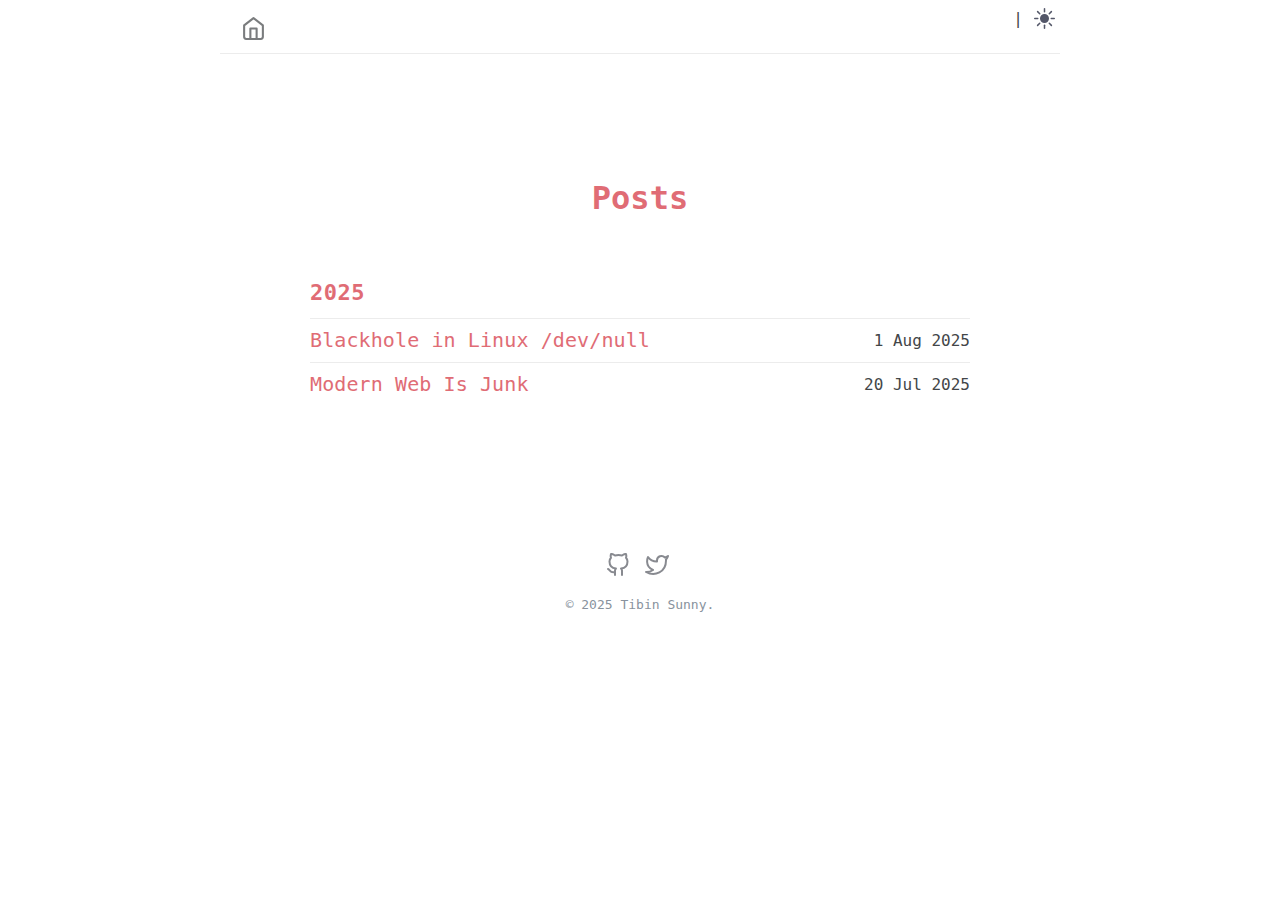
<file: posts/index.html>
<!DOCTYPE html>
<html lang="en-us"><head><meta charset="utf-8">
<meta http-equiv="content-type" content="text/html">
<meta name="viewport" content="width=device-width, initial-scale=1.0">

<title itemprop="name">Posts | My New Hugo Site</title>
<meta property="og:title" content="Posts | My New Hugo Site" />
<meta name="twitter:title" content="Posts | My New Hugo Site" />
<meta itemprop="name" content="Posts | My New Hugo Site" />
<meta name="application-name" content="Posts | My New Hugo Site" />
<meta property="og:site_name" content="" />

<meta name="description" content="">
<meta itemprop="description" content="" />
<meta property="og:description" content="" />
<meta name="twitter:description" content="" />

<meta property="og:locale" content="en-us" />
<meta name="language" content="en-us" />

  <link rel="alternate" hreflang="en" href="https://example.org/posts/" title="" />





    
    
    
    
    
    <link rel="first" href="/posts/" />
    <link rel="last" href="/posts/" />
    
    
    
    

    <meta property="og:type" content="article" />
    <meta property="og:article:published_time" content=2025-08-01T15:37:41&#43;0530 />
    <meta property="article:published_time" content=2025-08-01T15:37:41&#43;0530 />
    <meta property="og:url" content="https://example.org/posts/" />

    
    <meta property="og:article:author" content="Tibin Sunny" />
    <meta property="article:author" content="Tibin Sunny" />
    <meta name="author" content="Tibin Sunny" />
    
    

    

    <script defer type="application/ld+json">
    {
        "@context": "http://schema.org",
        "@type": "Article",
        "headline": "Posts",
        "author": {
        "@type": "Person",
        "name": ""
        },
        "datePublished": "2025-08-01",
        "description": "",
        "wordCount":  0 ,
        "mainEntityOfPage": "True",
        "dateModified": "2025-08-01",
        "image": {
        "@type": "imageObject",
        "url": ""
        },
        "publisher": {
        "@type": "Organization",
        "name": "My New Hugo Site"
        }
    }
    </script>


<meta name="generator" content="Hugo 0.148.2">

    
    <meta property="og:url" content="https://example.org/posts/">
  <meta property="og:site_name" content="My New Hugo Site">
  <meta property="og:title" content="Posts">
  <meta property="og:locale" content="en_us">
  <meta property="og:type" content="website">


    
    
  <meta name="twitter:card" content="summary">
  <meta name="twitter:title" content="Posts">


    

    <link rel="canonical" href="https://example.org/posts/">
    <link href="/posts/index.xml" rel="alternate" type="application/rss+xml" title="My New Hugo Site">
    <link href="/posts/index.xml" rel="feed" type="application/rss+xml" title="My New Hugo Site">
    <link href="/style.min.9f63879bdf0a997614d4e41eeefa1005fcc4dcfe6ecb99a697439fd675015907.css" rel="stylesheet">
    <link href="/code-highlight.min.706d31975fec544a864cb7f0d847a73ea55ca1df91bf495fd12a177138d807cf.css" rel="stylesheet">

    
    <link rel="apple-touch-icon" sizes="180x180" href="/icons/apple-touch-icon.png">
    <link rel="icon" type="image/png" sizes="32x32" href="/icons/favicon-32x32.png">
    <link rel="icon" type="image/png" sizes="16x16" href="/icons/favicon-16x16.png">
    <link rel="mask-icon" href="/icons/safari-pinned-tab.svg">
    <link rel="shortcut icon" href="/favicon.ico">




<link rel="manifest" href="https://example.org/site.webmanifest">

<meta name="msapplication-config" content="/browserconfig.xml">
<meta name="msapplication-TileColor" content="#2d89ef">
<meta name="theme-color" content="#434648">

    
    <link rel="icon" type="image/svg+xml" href="/icons/favicon.svg">

    
    
    
</head>
<body data-theme = "" class="notransition">

<script src="/js/theme.min.8961c317c5b88b953fe27525839672c9343f1058ab044696ca225656c8ba2ab0.js" integrity="sha256-iWHDF8W4i5U/4nUlg5ZyyTQ/EFirBEaWyiJWVsi6KrA="></script>

<div class="navbar" role="navigation">
    <nav class="menu" aria-label="Main Navigation">
        <a href="https://example.org/" class="logo">
            <svg xmlns="http://www.w3.org/2000/svg" width="25" height="25" 
viewBox="0 0 24 24" fill="none" stroke="currentColor" stroke-width="2" stroke-linecap="round" 
stroke-linejoin="round" class="feather feather-home">
<title></title>
<path d="M3 9l9-7 9 7v11a2 2 0 0 1-2 2H5a2 2 0 0 1-2-2z"></path>
<polyline points="9 22 9 12 15 12 15 22"></polyline>
</svg>
        </a>
        <input type="checkbox" id="menu-trigger" class="menu-trigger" />
        <label for="menu-trigger">
            <span class="menu-icon">
                <svg xmlns="http://www.w3.org/2000/svg" width="25" height="25" stroke="currentColor" fill="none" viewBox="0 0 14 14"><title>Menu</title><path stroke-linecap="round" stroke-linejoin="round" d="M10.595 7L3.40726 7"></path><path stroke-linecap="round" stroke-linejoin="round" d="M10.5096 3.51488L3.49301 3.51488"></path><path stroke-linecap="round" stroke-linejoin="round" d="M10.5096 10.4851H3.49301"></path><path stroke-linecap="round" stroke-linejoin="round" d="M0.5 12.5V1.5C0.5 0.947715 0.947715 0.5 1.5 0.5H12.5C13.0523 0.5 13.5 0.947715 13.5 1.5V12.5C13.5 13.0523 13.0523 13.5 12.5 13.5H1.5C0.947715 13.5 0.5 13.0523 0.5 12.5Z"></path></svg>
            </span>
        </label>

        <div class="trigger">
            <ul class="trigger-container">
                
                
                <li class="menu-separator">
                    <span>|</span>
                </li>
                
                
            </ul>
            <a id="mode" href="#">
                <svg xmlns="http://www.w3.org/2000/svg" class="mode-sunny" width="21" height="21" viewBox="0 0 14 14" stroke-width="1">
<title>LIGHT</title><g><circle cx="7" cy="7" r="2.5" fill="none" stroke-linecap="round" stroke-linejoin="round"></circle><line x1="7" y1="0.5" x2="7" y2="2.5" fill="none" stroke-linecap="round" stroke-linejoin="round"></line><line x1="2.4" y1="2.4" x2="3.82" y2="3.82" fill="none" stroke-linecap="round" stroke-linejoin="round"></line><line x1="0.5" y1="7" x2="2.5" y2="7" fill="none" stroke-linecap="round" stroke-linejoin="round"></line><line x1="2.4" y1="11.6" x2="3.82" y2="10.18" fill="none" stroke-linecap="round" stroke-linejoin="round"></line><line x1="7" y1="13.5" x2="7" y2="11.5" fill="none" stroke-linecap="round" stroke-linejoin="round"></line><line x1="11.6" y1="11.6" x2="10.18" y2="10.18" fill="none" stroke-linecap="round" stroke-linejoin="round"></line><line x1="13.5" y1="7" x2="11.5" y2="7" fill="none" stroke-linecap="round" stroke-linejoin="round"></line><line x1="11.6" y1="2.4" x2="10.18" y2="3.82" fill="none" stroke-linecap="round" stroke-linejoin="round"></line></g></svg>
                <svg xmlns="http://www.w3.org/2000/svg" class="mode-moon" width="21" height="21" viewBox="0 0 14 14" stroke-width="1">
<title>DARK</title><g><circle cx="7" cy="7" r="2.5" fill="none" stroke-linecap="round" stroke-linejoin="round"></circle><line x1="7" y1="0.5" x2="7" y2="2.5" fill="none" stroke-linecap="round" stroke-linejoin="round"></line><line x1="2.4" y1="2.4" x2="3.82" y2="3.82" fill="none" stroke-linecap="round" stroke-linejoin="round"></line><line x1="0.5" y1="7" x2="2.5" y2="7" fill="none" stroke-linecap="round" stroke-linejoin="round"></line><line x1="2.4" y1="11.6" x2="3.82" y2="10.18" fill="none" stroke-linecap="round" stroke-linejoin="round"></line><line x1="7" y1="13.5" x2="7" y2="11.5" fill="none" stroke-linecap="round" stroke-linejoin="round"></line><line x1="11.6" y1="11.6" x2="10.18" y2="10.18" fill="none" stroke-linecap="round" stroke-linejoin="round"></line><line x1="13.5" y1="7" x2="11.5" y2="7" fill="none" stroke-linecap="round" stroke-linejoin="round"></line><line x1="11.6" y1="2.4" x2="10.18" y2="3.82" fill="none" stroke-linecap="round" stroke-linejoin="round"></line></g></svg>
            </a>
        </div>
    </nav>
</div>
<div class="wrapper list-page">
    <header class="header">
        <h1 class="header-title center">Posts</h1>
    </header>
    <main class="page-content" aria-label="Content">
        
        
        <h2 class="post-year">2025</h2>

        

        

        <article class="post-item">
    <h4 class="post-item-title">
        <a href="/posts/blackhole-in-linux-dev-null/">Blackhole in Linux /dev/null</a>
    </h4>
    
    
    
    
    <time class="post-item-meta" datetime="2025-08-01T15:37:41&#43;0530">
        1 Aug 2025
        
    </time>
</article>


        

        <article class="post-item">
    <h4 class="post-item-title">
        <a href="/posts/modern-webdev-is-junk/">Modern Web Is Junk</a>
    </h4>
    
    
    
    
    <time class="post-item-meta" datetime="2025-07-20T23:46:22&#43;0530">
        20 Jul 2025
        
    </time>
</article>


         

         

    </main>
</div><footer class="footer">
    <span class="footer_item"> </span>
    &nbsp;

    <div class="footer_social-icons">
<a href="https://github.com/tibinsunny" target="_blank" rel="noopener noreferrer me"
    title="Github">
    <svg xmlns="http://www.w3.org/2000/svg" viewBox="0 0 24 24" fill="none" stroke="currentColor" stroke-width="2"
    stroke-linecap="round" stroke-linejoin="round">
    <path
        d="M9 19c-5 1.5-5-2.5-7-3m14 6v-3.87a3.37 3.37 0 0 0-.94-2.61c3.14-.35 6.44-1.54 6.44-7A5.44 5.44 0 0 0 20 4.77 5.07 5.07 0 0 0 19.91 1S18.73.65 16 2.48a13.38 13.38 0 0 0-7 0C6.27.65 5.09 1 5.09 1A5.07 5.07 0 0 0 5 4.77a5.44 5.44 0 0 0-1.5 3.78c0 5.42 3.3 6.61 6.44 7A3.37 3.37 0 0 0 9 18.13V22">
    </path>
</svg>
</a>
<a href="https://twitter.com/tibinsunny1" target="_blank" rel="noopener noreferrer me"
    title="Twitter">
    <svg xmlns="http://www.w3.org/2000/svg" viewBox="0 0 24 24" fill="none" stroke="currentColor" stroke-width="2"
    stroke-linecap="round" stroke-linejoin="round">
    <path
        d="M23 3a10.9 10.9 0 0 1-3.14 1.53 4.48 4.48 0 0 0-7.86 3v1A10.66 10.66 0 0 1 3 4s-4 9 5 13a11.64 11.64 0 0 1-7 2c9 5 20 0 20-11.5a4.5 4.5 0 0 0-.08-.83A7.72 7.72 0 0 0 23 3z">
    </path>
</svg>
</a>
</div>
    <small class="footer_copyright">
        © 2025 Tibin Sunny.
        
    </small>
</footer>







    
    <script src="https://example.org/js/main.min.4ee188e1744c19816e95a540b2650ed9f033ea0371e74eac8e717355cfca8741.js" integrity="sha256-TuGI4XRMGYFulaVAsmUO2fAz6gNx506sjnFzVc/Kh0E="></script>

    

</body>
</html>
</file>
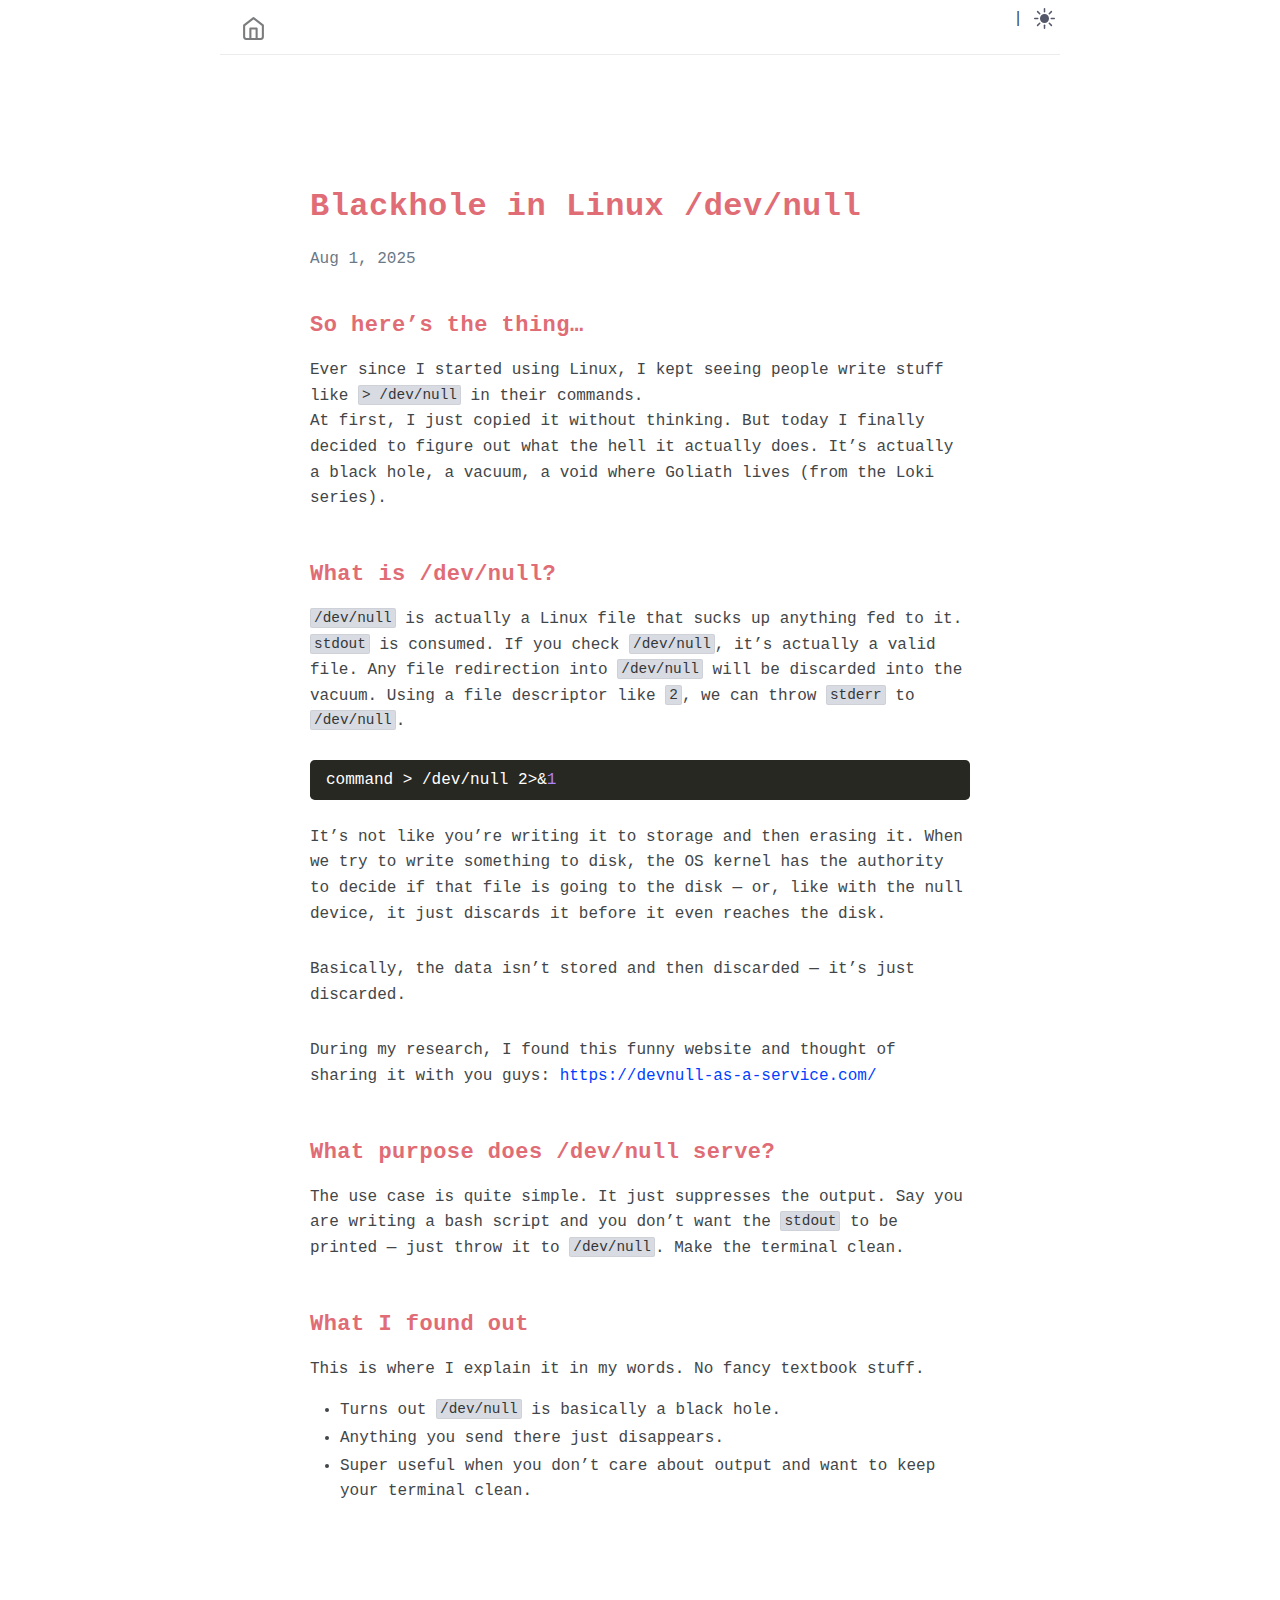
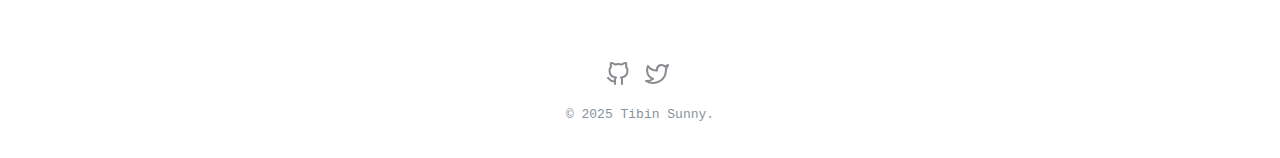
<file: posts/blackhole-in-linux-dev-null/index.html>
<!DOCTYPE html>
<html lang="en-us"><head><meta charset="utf-8">
<meta http-equiv="content-type" content="text/html">
<meta name="viewport" content="width=device-width, initial-scale=1.0">

<title itemprop="name">Blackhole in Linux /dev/null | My New Hugo Site</title>
<meta property="og:title" content="Blackhole in Linux /dev/null | My New Hugo Site" />
<meta name="twitter:title" content="Blackhole in Linux /dev/null | My New Hugo Site" />
<meta itemprop="name" content="Blackhole in Linux /dev/null | My New Hugo Site" />
<meta name="application-name" content="Blackhole in Linux /dev/null | My New Hugo Site" />
<meta property="og:site_name" content="" />

<meta name="description" content="">
<meta itemprop="description" content="" />
<meta property="og:description" content="" />
<meta name="twitter:description" content="" />

<meta property="og:locale" content="en-us" />
<meta name="language" content="en-us" />

  <link rel="alternate" hreflang="en" href="https://example.org/posts/blackhole-in-linux-dev-null/" title="" />





    
    
    

    <meta property="og:type" content="article" />
    <meta property="og:article:published_time" content=2025-08-01T15:37:41&#43;0530 />
    <meta property="article:published_time" content=2025-08-01T15:37:41&#43;0530 />
    <meta property="og:url" content="https://example.org/posts/blackhole-in-linux-dev-null/" />

    
    <meta property="og:article:author" content="Tibin Sunny" />
    <meta property="article:author" content="Tibin Sunny" />
    <meta name="author" content="Tibin Sunny" />
    
    

    

    <script defer type="application/ld+json">
    {
        "@context": "http://schema.org",
        "@type": "Article",
        "headline": "Blackhole in Linux /dev/null",
        "author": {
        "@type": "Person",
        "name": ""
        },
        "datePublished": "2025-08-01",
        "description": "",
        "wordCount":  285 ,
        "mainEntityOfPage": "True",
        "dateModified": "2025-08-01",
        "image": {
        "@type": "imageObject",
        "url": ""
        },
        "publisher": {
        "@type": "Organization",
        "name": "My New Hugo Site"
        }
    }
    </script>


<meta name="generator" content="Hugo 0.148.2">

    
    <meta property="og:url" content="https://example.org/posts/blackhole-in-linux-dev-null/">
  <meta property="og:site_name" content="My New Hugo Site">
  <meta property="og:title" content="Blackhole in Linux /dev/null">
  <meta property="og:description" content="So here’s the thing… Ever since I started using Linux, I kept seeing people write stuff like &gt; /dev/null in their commands.
At first, I just copied it without thinking. But today I finally decided to figure out what the hell it actually does. It’s actually a black hole, a vacuum, a void where Goliath lives (from the Loki series).
What is /dev/null? /dev/null is actually a Linux file that sucks up anything fed to it. stdout is consumed. If you check /dev/null, it’s actually a valid file. Any file redirection into /dev/null will be discarded into the vacuum. Using a file descriptor like 2, we can throw stderr to /dev/null.">
  <meta property="og:locale" content="en_us">
  <meta property="og:type" content="article">
    <meta property="article:section" content="posts">
    <meta property="article:published_time" content="2025-08-01T15:37:41+05:30">
    <meta property="article:modified_time" content="2025-08-01T15:37:41+05:30">


    
    
  <meta name="twitter:card" content="summary">
  <meta name="twitter:title" content="Blackhole in Linux /dev/null">
  <meta name="twitter:description" content="So here’s the thing… Ever since I started using Linux, I kept seeing people write stuff like &gt; /dev/null in their commands.
At first, I just copied it without thinking. But today I finally decided to figure out what the hell it actually does. It’s actually a black hole, a vacuum, a void where Goliath lives (from the Loki series).
What is /dev/null? /dev/null is actually a Linux file that sucks up anything fed to it. stdout is consumed. If you check /dev/null, it’s actually a valid file. Any file redirection into /dev/null will be discarded into the vacuum. Using a file descriptor like 2, we can throw stderr to /dev/null.">


    

    <link rel="canonical" href="https://example.org/posts/blackhole-in-linux-dev-null/">
    <link href="/style.min.9f63879bdf0a997614d4e41eeefa1005fcc4dcfe6ecb99a697439fd675015907.css" rel="stylesheet">
    <link href="/code-highlight.min.706d31975fec544a864cb7f0d847a73ea55ca1df91bf495fd12a177138d807cf.css" rel="stylesheet">

    
    <link rel="apple-touch-icon" sizes="180x180" href="/icons/apple-touch-icon.png">
    <link rel="icon" type="image/png" sizes="32x32" href="/icons/favicon-32x32.png">
    <link rel="icon" type="image/png" sizes="16x16" href="/icons/favicon-16x16.png">
    <link rel="mask-icon" href="/icons/safari-pinned-tab.svg">
    <link rel="shortcut icon" href="/favicon.ico">




<link rel="manifest" href="https://example.org/site.webmanifest">

<meta name="msapplication-config" content="/browserconfig.xml">
<meta name="msapplication-TileColor" content="#2d89ef">
<meta name="theme-color" content="#434648">

    
    <link rel="icon" type="image/svg+xml" href="/icons/favicon.svg">

    
    
    
</head>
<body data-theme = "" class="notransition">

<script src="/js/theme.min.8961c317c5b88b953fe27525839672c9343f1058ab044696ca225656c8ba2ab0.js" integrity="sha256-iWHDF8W4i5U/4nUlg5ZyyTQ/EFirBEaWyiJWVsi6KrA="></script>

<div class="navbar" role="navigation">
    <nav class="menu" aria-label="Main Navigation">
        <a href="https://example.org/" class="logo">
            <svg xmlns="http://www.w3.org/2000/svg" width="25" height="25" 
viewBox="0 0 24 24" fill="none" stroke="currentColor" stroke-width="2" stroke-linecap="round" 
stroke-linejoin="round" class="feather feather-home">
<title></title>
<path d="M3 9l9-7 9 7v11a2 2 0 0 1-2 2H5a2 2 0 0 1-2-2z"></path>
<polyline points="9 22 9 12 15 12 15 22"></polyline>
</svg>
        </a>
        <input type="checkbox" id="menu-trigger" class="menu-trigger" />
        <label for="menu-trigger">
            <span class="menu-icon">
                <svg xmlns="http://www.w3.org/2000/svg" width="25" height="25" stroke="currentColor" fill="none" viewBox="0 0 14 14"><title>Menu</title><path stroke-linecap="round" stroke-linejoin="round" d="M10.595 7L3.40726 7"></path><path stroke-linecap="round" stroke-linejoin="round" d="M10.5096 3.51488L3.49301 3.51488"></path><path stroke-linecap="round" stroke-linejoin="round" d="M10.5096 10.4851H3.49301"></path><path stroke-linecap="round" stroke-linejoin="round" d="M0.5 12.5V1.5C0.5 0.947715 0.947715 0.5 1.5 0.5H12.5C13.0523 0.5 13.5 0.947715 13.5 1.5V12.5C13.5 13.0523 13.0523 13.5 12.5 13.5H1.5C0.947715 13.5 0.5 13.0523 0.5 12.5Z"></path></svg>
            </span>
        </label>

        <div class="trigger">
            <ul class="trigger-container">
                
                
                <li class="menu-separator">
                    <span>|</span>
                </li>
                
                
            </ul>
            <a id="mode" href="#">
                <svg xmlns="http://www.w3.org/2000/svg" class="mode-sunny" width="21" height="21" viewBox="0 0 14 14" stroke-width="1">
<title>LIGHT</title><g><circle cx="7" cy="7" r="2.5" fill="none" stroke-linecap="round" stroke-linejoin="round"></circle><line x1="7" y1="0.5" x2="7" y2="2.5" fill="none" stroke-linecap="round" stroke-linejoin="round"></line><line x1="2.4" y1="2.4" x2="3.82" y2="3.82" fill="none" stroke-linecap="round" stroke-linejoin="round"></line><line x1="0.5" y1="7" x2="2.5" y2="7" fill="none" stroke-linecap="round" stroke-linejoin="round"></line><line x1="2.4" y1="11.6" x2="3.82" y2="10.18" fill="none" stroke-linecap="round" stroke-linejoin="round"></line><line x1="7" y1="13.5" x2="7" y2="11.5" fill="none" stroke-linecap="round" stroke-linejoin="round"></line><line x1="11.6" y1="11.6" x2="10.18" y2="10.18" fill="none" stroke-linecap="round" stroke-linejoin="round"></line><line x1="13.5" y1="7" x2="11.5" y2="7" fill="none" stroke-linecap="round" stroke-linejoin="round"></line><line x1="11.6" y1="2.4" x2="10.18" y2="3.82" fill="none" stroke-linecap="round" stroke-linejoin="round"></line></g></svg>
                <svg xmlns="http://www.w3.org/2000/svg" class="mode-moon" width="21" height="21" viewBox="0 0 14 14" stroke-width="1">
<title>DARK</title><g><circle cx="7" cy="7" r="2.5" fill="none" stroke-linecap="round" stroke-linejoin="round"></circle><line x1="7" y1="0.5" x2="7" y2="2.5" fill="none" stroke-linecap="round" stroke-linejoin="round"></line><line x1="2.4" y1="2.4" x2="3.82" y2="3.82" fill="none" stroke-linecap="round" stroke-linejoin="round"></line><line x1="0.5" y1="7" x2="2.5" y2="7" fill="none" stroke-linecap="round" stroke-linejoin="round"></line><line x1="2.4" y1="11.6" x2="3.82" y2="10.18" fill="none" stroke-linecap="round" stroke-linejoin="round"></line><line x1="7" y1="13.5" x2="7" y2="11.5" fill="none" stroke-linecap="round" stroke-linejoin="round"></line><line x1="11.6" y1="11.6" x2="10.18" y2="10.18" fill="none" stroke-linecap="round" stroke-linejoin="round"></line><line x1="13.5" y1="7" x2="11.5" y2="7" fill="none" stroke-linecap="round" stroke-linejoin="round"></line><line x1="11.6" y1="2.4" x2="10.18" y2="3.82" fill="none" stroke-linecap="round" stroke-linejoin="round"></line></g></svg>
            </a>
        </div>
    </nav>
</div>

<div class="wrapper post">
    <main class="page-content" aria-label="Content">
        <article>
            <header class="header">
                <h1 class="header-title">Blackhole in Linux /dev/null</h1>
                
                
                
                <div class="post-meta">
                    <time datetime="2025-08-01T15:37:41&#43;05:30" itemprop="datePublished"> Aug 1, 2025 </time>
                </div>
                
            </header>
            
            <div class="page-content">
                <h2 id="so-heres-the-thing">So here&rsquo;s the thing&hellip;</h2>
<p>Ever since I started using Linux, I kept seeing people write stuff like <code>&gt; /dev/null</code> in their commands.<br>
At first, I just copied it without thinking. But today I finally decided to figure out what the hell it actually does. It&rsquo;s actually a black hole, a vacuum, a void where Goliath lives (from the Loki series).</p>
<h2 id="what-is-devnull">What is /dev/null?</h2>
<p><code>/dev/null</code> is actually a Linux file that sucks up anything fed to it. <code>stdout</code> is consumed. If you check <code>/dev/null</code>, it&rsquo;s actually a valid file. Any file redirection  into <code>/dev/null</code> will be discarded into the vacuum. Using a file descriptor like <code>2</code>, we can throw <code>stderr</code> to <code>/dev/null</code>.</p>
<div class="highlight"><pre tabindex="0" style="color:#f8f8f2;background-color:#272822;-moz-tab-size:4;-o-tab-size:4;tab-size:4;"><code class="language-bash" data-lang="bash"><span style="display:flex;"><span>command &gt; /dev/null 2&gt;&amp;<span style="color:#ae81ff">1</span>
</span></span></code></pre></div><p>It’s not like you&rsquo;re writing it to storage and then erasing it. When we try to write something to disk, the OS kernel has the authority to decide if that file is going to the disk — or, like with the null device, it just discards it before it even reaches the disk.</p>
<p>Basically, the data isn’t stored and then discarded — it’s just discarded.</p>
<p>During my research, I found this funny website and thought of sharing it with you guys: <a href="https://devnull-as-a-service.com/">https://devnull-as-a-service.com/</a></p>
<h2 id="what-purpose-does-devnull-serve">What purpose does /dev/null serve?</h2>
<p>The use case is quite simple. It just suppresses the output. Say you are writing a bash script and you don’t want the <code>stdout</code> to be printed — just throw it to <code>/dev/null</code>. Make the terminal clean.</p>
<h2 id="what-i-found-out">What I found out</h2>
<p>This is where I explain it in my words. No fancy textbook stuff.</p>
<ul>
<li>Turns out <code>/dev/null</code> is basically a black hole.</li>
<li>Anything you send there just disappears.</li>
<li>Super useful when you don’t care about output and want to keep your terminal clean.</li>
</ul>

            </div>
        </article></main>
</div>
<footer class="footer">
    <span class="footer_item"> </span>
    &nbsp;

    <div class="footer_social-icons">
<a href="https://github.com/tibinsunny" target="_blank" rel="noopener noreferrer me"
    title="Github">
    <svg xmlns="http://www.w3.org/2000/svg" viewBox="0 0 24 24" fill="none" stroke="currentColor" stroke-width="2"
    stroke-linecap="round" stroke-linejoin="round">
    <path
        d="M9 19c-5 1.5-5-2.5-7-3m14 6v-3.87a3.37 3.37 0 0 0-.94-2.61c3.14-.35 6.44-1.54 6.44-7A5.44 5.44 0 0 0 20 4.77 5.07 5.07 0 0 0 19.91 1S18.73.65 16 2.48a13.38 13.38 0 0 0-7 0C6.27.65 5.09 1 5.09 1A5.07 5.07 0 0 0 5 4.77a5.44 5.44 0 0 0-1.5 3.78c0 5.42 3.3 6.61 6.44 7A3.37 3.37 0 0 0 9 18.13V22">
    </path>
</svg>
</a>
<a href="https://twitter.com/tibinsunny1" target="_blank" rel="noopener noreferrer me"
    title="Twitter">
    <svg xmlns="http://www.w3.org/2000/svg" viewBox="0 0 24 24" fill="none" stroke="currentColor" stroke-width="2"
    stroke-linecap="round" stroke-linejoin="round">
    <path
        d="M23 3a10.9 10.9 0 0 1-3.14 1.53 4.48 4.48 0 0 0-7.86 3v1A10.66 10.66 0 0 1 3 4s-4 9 5 13a11.64 11.64 0 0 1-7 2c9 5 20 0 20-11.5a4.5 4.5 0 0 0-.08-.83A7.72 7.72 0 0 0 23 3z">
    </path>
</svg>
</a>
</div>
    <small class="footer_copyright">
        © 2025 Tibin Sunny.
        
    </small>
</footer>







    
    <script src="https://example.org/js/main.min.4ee188e1744c19816e95a540b2650ed9f033ea0371e74eac8e717355cfca8741.js" integrity="sha256-TuGI4XRMGYFulaVAsmUO2fAz6gNx506sjnFzVc/Kh0E="></script>

    

</body>
</html>
</file>
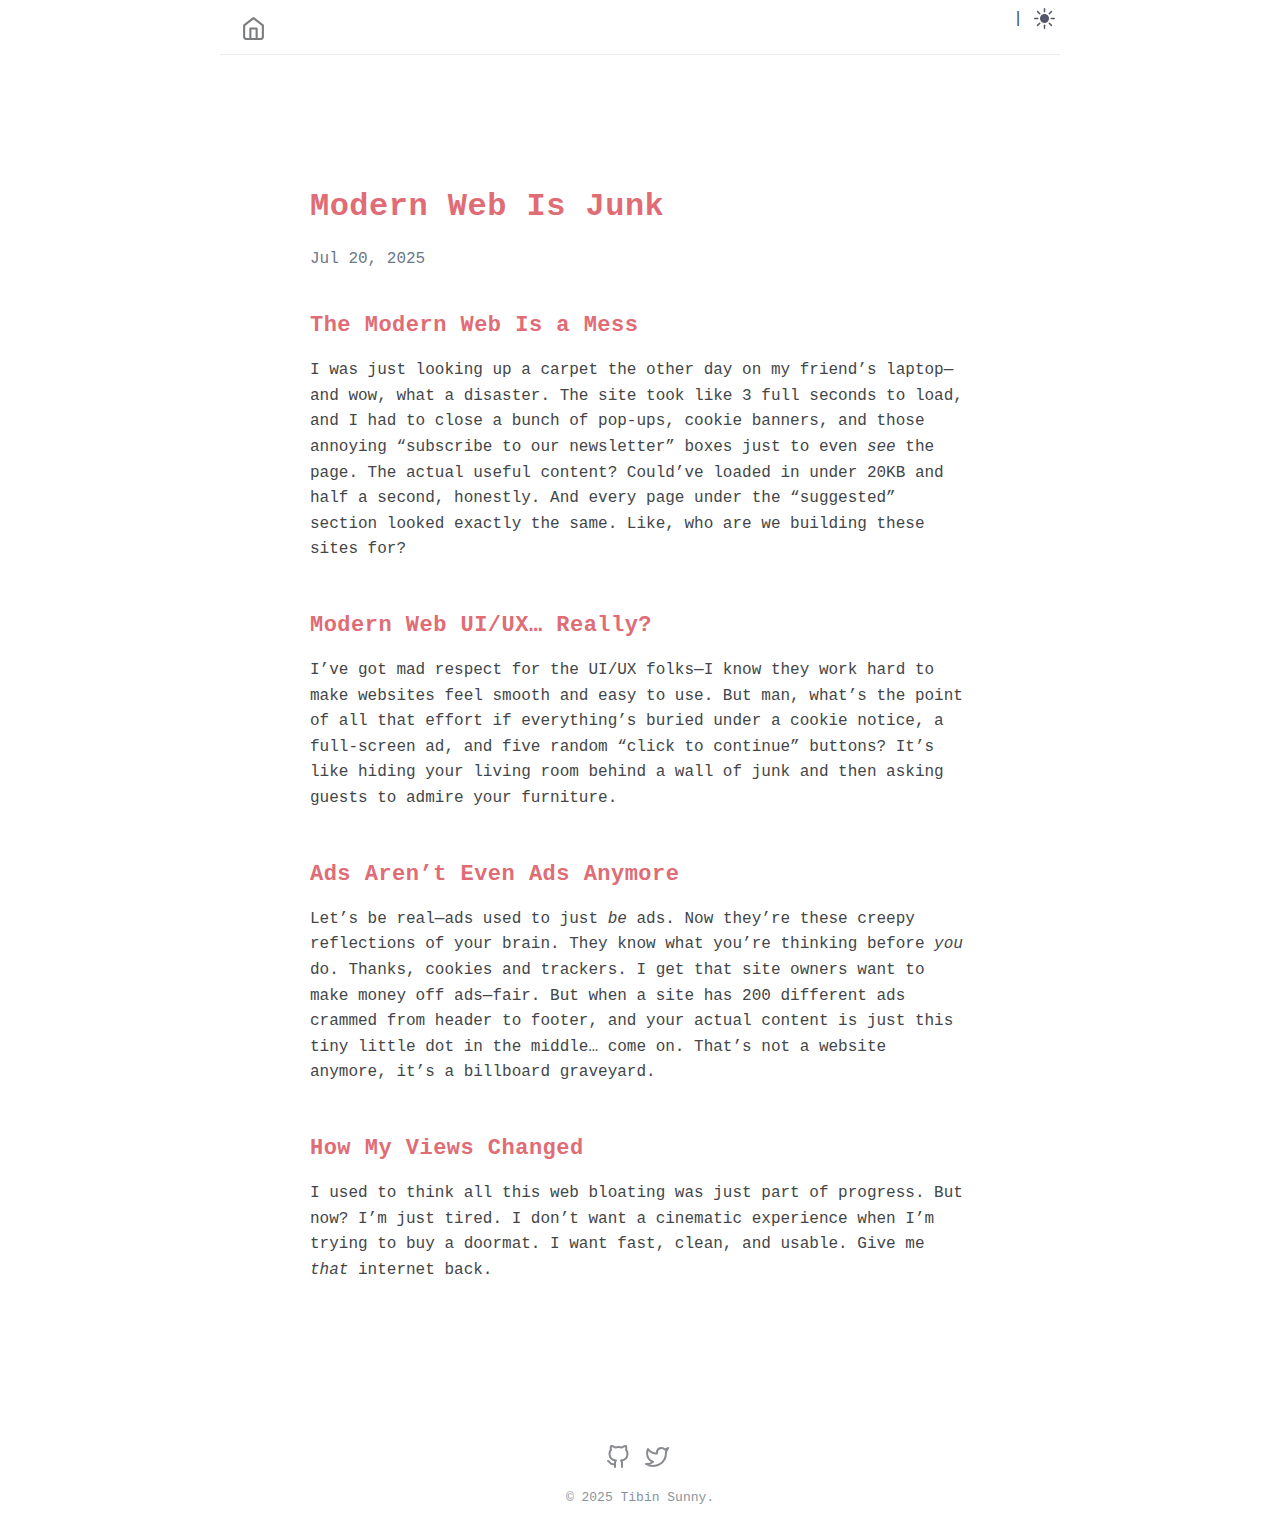
<file: posts/modern-webdev-is-junk/index.html>
<!DOCTYPE html>
<html lang="en-us"><head><meta charset="utf-8">
<meta http-equiv="content-type" content="text/html">
<meta name="viewport" content="width=device-width, initial-scale=1.0">

<title itemprop="name">Modern Web Is Junk | My New Hugo Site</title>
<meta property="og:title" content="Modern Web Is Junk | My New Hugo Site" />
<meta name="twitter:title" content="Modern Web Is Junk | My New Hugo Site" />
<meta itemprop="name" content="Modern Web Is Junk | My New Hugo Site" />
<meta name="application-name" content="Modern Web Is Junk | My New Hugo Site" />
<meta property="og:site_name" content="" />

<meta name="description" content="">
<meta itemprop="description" content="" />
<meta property="og:description" content="" />
<meta name="twitter:description" content="" />

<meta property="og:locale" content="en-us" />
<meta name="language" content="en-us" />

  <link rel="alternate" hreflang="en" href="https://example.org/posts/modern-webdev-is-junk/" title="" />





    
    
    

    <meta property="og:type" content="article" />
    <meta property="og:article:published_time" content=2025-07-20T23:46:22&#43;0530 />
    <meta property="article:published_time" content=2025-07-20T23:46:22&#43;0530 />
    <meta property="og:url" content="https://example.org/posts/modern-webdev-is-junk/" />

    
    <meta property="og:article:author" content="Tibin Sunny" />
    <meta property="article:author" content="Tibin Sunny" />
    <meta name="author" content="Tibin Sunny" />
    
    

    

    <script defer type="application/ld+json">
    {
        "@context": "http://schema.org",
        "@type": "Article",
        "headline": "Modern Web Is Junk",
        "author": {
        "@type": "Person",
        "name": ""
        },
        "datePublished": "2025-07-20",
        "description": "",
        "wordCount":  288 ,
        "mainEntityOfPage": "True",
        "dateModified": "2025-07-20",
        "image": {
        "@type": "imageObject",
        "url": ""
        },
        "publisher": {
        "@type": "Organization",
        "name": "My New Hugo Site"
        }
    }
    </script>


<meta name="generator" content="Hugo 0.148.2">

    
    <meta property="og:url" content="https://example.org/posts/modern-webdev-is-junk/">
  <meta property="og:site_name" content="My New Hugo Site">
  <meta property="og:title" content="Modern Web Is Junk">
  <meta property="og:description" content="The Modern Web Is a Mess I was just looking up a carpet the other day on my friend’s laptop—and wow, what a disaster. The site took like 3 full seconds to load, and I had to close a bunch of pop-ups, cookie banners, and those annoying “subscribe to our newsletter” boxes just to even see the page. The actual useful content? Could’ve loaded in under 20KB and half a second, honestly. And every page under the “suggested” section looked exactly the same. Like, who are we building these sites for?">
  <meta property="og:locale" content="en_us">
  <meta property="og:type" content="article">
    <meta property="article:section" content="posts">
    <meta property="article:published_time" content="2025-07-20T23:46:22+05:30">
    <meta property="article:modified_time" content="2025-07-20T23:46:22+05:30">


    
    
  <meta name="twitter:card" content="summary">
  <meta name="twitter:title" content="Modern Web Is Junk">
  <meta name="twitter:description" content="The Modern Web Is a Mess I was just looking up a carpet the other day on my friend’s laptop—and wow, what a disaster. The site took like 3 full seconds to load, and I had to close a bunch of pop-ups, cookie banners, and those annoying “subscribe to our newsletter” boxes just to even see the page. The actual useful content? Could’ve loaded in under 20KB and half a second, honestly. And every page under the “suggested” section looked exactly the same. Like, who are we building these sites for?">


    

    <link rel="canonical" href="https://example.org/posts/modern-webdev-is-junk/">
    <link href="/style.min.9f63879bdf0a997614d4e41eeefa1005fcc4dcfe6ecb99a697439fd675015907.css" rel="stylesheet">
    <link href="/code-highlight.min.706d31975fec544a864cb7f0d847a73ea55ca1df91bf495fd12a177138d807cf.css" rel="stylesheet">

    
    <link rel="apple-touch-icon" sizes="180x180" href="/icons/apple-touch-icon.png">
    <link rel="icon" type="image/png" sizes="32x32" href="/icons/favicon-32x32.png">
    <link rel="icon" type="image/png" sizes="16x16" href="/icons/favicon-16x16.png">
    <link rel="mask-icon" href="/icons/safari-pinned-tab.svg">
    <link rel="shortcut icon" href="/favicon.ico">




<link rel="manifest" href="https://example.org/site.webmanifest">

<meta name="msapplication-config" content="/browserconfig.xml">
<meta name="msapplication-TileColor" content="#2d89ef">
<meta name="theme-color" content="#434648">

    
    <link rel="icon" type="image/svg+xml" href="/icons/favicon.svg">

    
    
    
</head>
<body data-theme = "" class="notransition">

<script src="/js/theme.min.8961c317c5b88b953fe27525839672c9343f1058ab044696ca225656c8ba2ab0.js" integrity="sha256-iWHDF8W4i5U/4nUlg5ZyyTQ/EFirBEaWyiJWVsi6KrA="></script>

<div class="navbar" role="navigation">
    <nav class="menu" aria-label="Main Navigation">
        <a href="https://example.org/" class="logo">
            <svg xmlns="http://www.w3.org/2000/svg" width="25" height="25" 
viewBox="0 0 24 24" fill="none" stroke="currentColor" stroke-width="2" stroke-linecap="round" 
stroke-linejoin="round" class="feather feather-home">
<title></title>
<path d="M3 9l9-7 9 7v11a2 2 0 0 1-2 2H5a2 2 0 0 1-2-2z"></path>
<polyline points="9 22 9 12 15 12 15 22"></polyline>
</svg>
        </a>
        <input type="checkbox" id="menu-trigger" class="menu-trigger" />
        <label for="menu-trigger">
            <span class="menu-icon">
                <svg xmlns="http://www.w3.org/2000/svg" width="25" height="25" stroke="currentColor" fill="none" viewBox="0 0 14 14"><title>Menu</title><path stroke-linecap="round" stroke-linejoin="round" d="M10.595 7L3.40726 7"></path><path stroke-linecap="round" stroke-linejoin="round" d="M10.5096 3.51488L3.49301 3.51488"></path><path stroke-linecap="round" stroke-linejoin="round" d="M10.5096 10.4851H3.49301"></path><path stroke-linecap="round" stroke-linejoin="round" d="M0.5 12.5V1.5C0.5 0.947715 0.947715 0.5 1.5 0.5H12.5C13.0523 0.5 13.5 0.947715 13.5 1.5V12.5C13.5 13.0523 13.0523 13.5 12.5 13.5H1.5C0.947715 13.5 0.5 13.0523 0.5 12.5Z"></path></svg>
            </span>
        </label>

        <div class="trigger">
            <ul class="trigger-container">
                
                
                <li class="menu-separator">
                    <span>|</span>
                </li>
                
                
            </ul>
            <a id="mode" href="#">
                <svg xmlns="http://www.w3.org/2000/svg" class="mode-sunny" width="21" height="21" viewBox="0 0 14 14" stroke-width="1">
<title>LIGHT</title><g><circle cx="7" cy="7" r="2.5" fill="none" stroke-linecap="round" stroke-linejoin="round"></circle><line x1="7" y1="0.5" x2="7" y2="2.5" fill="none" stroke-linecap="round" stroke-linejoin="round"></line><line x1="2.4" y1="2.4" x2="3.82" y2="3.82" fill="none" stroke-linecap="round" stroke-linejoin="round"></line><line x1="0.5" y1="7" x2="2.5" y2="7" fill="none" stroke-linecap="round" stroke-linejoin="round"></line><line x1="2.4" y1="11.6" x2="3.82" y2="10.18" fill="none" stroke-linecap="round" stroke-linejoin="round"></line><line x1="7" y1="13.5" x2="7" y2="11.5" fill="none" stroke-linecap="round" stroke-linejoin="round"></line><line x1="11.6" y1="11.6" x2="10.18" y2="10.18" fill="none" stroke-linecap="round" stroke-linejoin="round"></line><line x1="13.5" y1="7" x2="11.5" y2="7" fill="none" stroke-linecap="round" stroke-linejoin="round"></line><line x1="11.6" y1="2.4" x2="10.18" y2="3.82" fill="none" stroke-linecap="round" stroke-linejoin="round"></line></g></svg>
                <svg xmlns="http://www.w3.org/2000/svg" class="mode-moon" width="21" height="21" viewBox="0 0 14 14" stroke-width="1">
<title>DARK</title><g><circle cx="7" cy="7" r="2.5" fill="none" stroke-linecap="round" stroke-linejoin="round"></circle><line x1="7" y1="0.5" x2="7" y2="2.5" fill="none" stroke-linecap="round" stroke-linejoin="round"></line><line x1="2.4" y1="2.4" x2="3.82" y2="3.82" fill="none" stroke-linecap="round" stroke-linejoin="round"></line><line x1="0.5" y1="7" x2="2.5" y2="7" fill="none" stroke-linecap="round" stroke-linejoin="round"></line><line x1="2.4" y1="11.6" x2="3.82" y2="10.18" fill="none" stroke-linecap="round" stroke-linejoin="round"></line><line x1="7" y1="13.5" x2="7" y2="11.5" fill="none" stroke-linecap="round" stroke-linejoin="round"></line><line x1="11.6" y1="11.6" x2="10.18" y2="10.18" fill="none" stroke-linecap="round" stroke-linejoin="round"></line><line x1="13.5" y1="7" x2="11.5" y2="7" fill="none" stroke-linecap="round" stroke-linejoin="round"></line><line x1="11.6" y1="2.4" x2="10.18" y2="3.82" fill="none" stroke-linecap="round" stroke-linejoin="round"></line></g></svg>
            </a>
        </div>
    </nav>
</div>

<div class="wrapper post">
    <main class="page-content" aria-label="Content">
        <article>
            <header class="header">
                <h1 class="header-title">Modern Web Is Junk</h1>
                
                
                
                <div class="post-meta">
                    <time datetime="2025-07-20T23:46:22&#43;05:30" itemprop="datePublished"> Jul 20, 2025 </time>
                </div>
                
            </header>
            
            <div class="page-content">
                <h2 id="the-modern-web-is-a-mess">The Modern Web Is a Mess</h2>
<p>I was just looking up a carpet the other day on my friend’s laptop—and wow, what a disaster. The site took like 3 full seconds to load, and I had to close a bunch of pop-ups, cookie banners, and those annoying “subscribe to our newsletter” boxes just to even <em>see</em> the page. The actual useful content? Could’ve loaded in under 20KB and half a second, honestly. And every page under the “suggested” section looked exactly the same. Like, who are we building these sites for?</p>
<h2 id="modern-web-uiux-really">Modern Web UI/UX&hellip; Really?</h2>
<p>I’ve got mad respect for the UI/UX folks—I know they work hard to make websites feel smooth and easy to use. But man, what’s the point of all that effort if everything’s buried under a cookie notice, a full-screen ad, and five random “click to continue” buttons? It&rsquo;s like hiding your living room behind a wall of junk and then asking guests to admire your furniture.</p>
<h2 id="ads-arent-even-ads-anymore">Ads Aren’t Even Ads Anymore</h2>
<p>Let’s be real—ads used to just <em>be</em> ads. Now they’re these creepy reflections of your brain. They know what you’re thinking before <em>you</em> do. Thanks, cookies and trackers. I get that site owners want to make money off ads—fair. But when a site has 200 different ads crammed from header to footer, and your actual content is just this tiny little dot in the middle&hellip; come on. That’s not a website anymore, it’s a billboard graveyard.</p>
<h2 id="how-my-views-changed">How My Views Changed</h2>
<p>I used to think all this web bloating was just part of progress. But now? I’m just tired. I don’t want a cinematic experience when I’m trying to buy a doormat. I want fast, clean, and usable. Give me <em>that</em> internet back.</p>

            </div>
        </article></main>
</div>
<footer class="footer">
    <span class="footer_item"> </span>
    &nbsp;

    <div class="footer_social-icons">
<a href="https://github.com/tibinsunny" target="_blank" rel="noopener noreferrer me"
    title="Github">
    <svg xmlns="http://www.w3.org/2000/svg" viewBox="0 0 24 24" fill="none" stroke="currentColor" stroke-width="2"
    stroke-linecap="round" stroke-linejoin="round">
    <path
        d="M9 19c-5 1.5-5-2.5-7-3m14 6v-3.87a3.37 3.37 0 0 0-.94-2.61c3.14-.35 6.44-1.54 6.44-7A5.44 5.44 0 0 0 20 4.77 5.07 5.07 0 0 0 19.91 1S18.73.65 16 2.48a13.38 13.38 0 0 0-7 0C6.27.65 5.09 1 5.09 1A5.07 5.07 0 0 0 5 4.77a5.44 5.44 0 0 0-1.5 3.78c0 5.42 3.3 6.61 6.44 7A3.37 3.37 0 0 0 9 18.13V22">
    </path>
</svg>
</a>
<a href="https://twitter.com/tibinsunny1" target="_blank" rel="noopener noreferrer me"
    title="Twitter">
    <svg xmlns="http://www.w3.org/2000/svg" viewBox="0 0 24 24" fill="none" stroke="currentColor" stroke-width="2"
    stroke-linecap="round" stroke-linejoin="round">
    <path
        d="M23 3a10.9 10.9 0 0 1-3.14 1.53 4.48 4.48 0 0 0-7.86 3v1A10.66 10.66 0 0 1 3 4s-4 9 5 13a11.64 11.64 0 0 1-7 2c9 5 20 0 20-11.5a4.5 4.5 0 0 0-.08-.83A7.72 7.72 0 0 0 23 3z">
    </path>
</svg>
</a>
</div>
    <small class="footer_copyright">
        © 2025 Tibin Sunny.
        
    </small>
</footer>







    
    <script src="https://example.org/js/main.min.4ee188e1744c19816e95a540b2650ed9f033ea0371e74eac8e717355cfca8741.js" integrity="sha256-TuGI4XRMGYFulaVAsmUO2fAz6gNx506sjnFzVc/Kh0E="></script>

    

</body>
</html>
</file>
<file: style.min.9f63879bdf0a997614d4e41eeefa1005fcc4dcfe6ecb99a697439fd675015907.css>
@font-face{font-display:swap;font-family:roboto;font-style:normal;font-weight:400;src:url(fonts/Roboto/roboto-v30-latin-regular.eot);src:url(fonts/Roboto/roboto-v30-latin-regular.eot?#iefix)format("embedded-opentype"),url(fonts/Roboto/roboto-v30-latin-regular.woff2)format("woff2"),url(fonts/Roboto/roboto-v30-latin-regular.woff)format("woff"),url(fonts/Roboto/roboto-v30-latin-regular.ttf)format("truetype"),url(fonts/Roboto/roboto-v30-latin-regular.svg#Roboto)format("svg")}*{-webkit-transition:background-color 75ms ease-in,border-color 75ms ease-in;-moz-transition:background-color 75ms ease-in,border-color 75ms ease-in;-ms-transition:background-color 75ms ease-in,border-color 75ms ease-in;-o-transition:background-color 75ms ease-in,border-color 75ms ease-in;transition:background-color 75ms ease-in,border-color 75ms ease-in}.notransition{-webkit-transition:none;-moz-transition:none;-ms-transition:none;-o-transition:none;transition:none}html{overflow-x:hidden;width:100%}body,h1,h2,h3,h4,h5,h6,p,blockquote,pre,hr,dl,dd,ol,ul,figure{margin:0;padding:0}body{min-height:100vh;overflow-x:hidden;position:relative;color:#434648;background-color:#fff;font-family:recursive,monospace,sans-serif;-webkit-text-size-adjust:100%;-webkit-font-smoothing:antialiased;-webkit-font-feature-settings:"kern" 1;-moz-font-feature-settings:"kern" 1;-o-font-feature-settings:"kern" 1;font-feature-settings:"kern" 1;font-kerning:normal;box-sizing:border-box}h1,h2,h3,h4,h5,h6,p,blockquote,pre,ul,ol,dl,figure{margin-top:10px;margin-bottom:10px}strong,b{font-weight:700;color:#0d122b}hr{border-bottom:0;border-style:solid;border-color:#ececec}img{max-width:100%;vertical-align:middle;-webkit-user-drag:none;margin:0 auto;text-align:center}figure{position:relative}figure>img{display:block;position:relative}figcaption{font-size:13px;text-align:center}ul li{display:list-item;text-align:-webkit-match-parent}ol li{position:relative}ul,ol{margin-top:0;margin-left:30px}li{padding-bottom:1px;padding-top:1px}li:before{color:#0d122b}li>ul,li>ol{margin-bottom:2px;margin-top:0}h1,h2,h3,h4,h5,h6{color:#0d122b;font-weight:700}h1+ul,h1+ol,h2+ul,h2+ol,h3+ul,h3+ol,h4+ul,h4+ol,h5+ul,h5+ol,h6+ul,h6+ol{margin-top:10px}@media screen and (max-width:768px){h1,h2,h3,h4,h5,h6{scroll-margin-top:65px}}h1>a,h2>a,h3>a,h4>a,h5>a,h6>a{text-decoration:none;border:none}h1>a:hover,h2>a:hover,h3>a:hover,h4>a:hover,h5>a:hover,h6>a:hover{text-decoration:none;border:none}a{color:inherit;text-decoration-color:#d2c7c7}a:hover{color:#003fff}a:focus{outline:3px solid rgba(0,54,199,.6);outline-offset:2px}del{color:inherit}em{color:inherit}blockquote{color:#525b66;opacity:.9;border-left:5px solid #c4c8cc;padding:0 0 0 1rem;margin-left:.3rem;margin-right:.3rem;font-size:1em}blockquote>:last-child{margin-bottom:0;margin-top:0}.wrapper{max-width:-webkit-calc(720px - (30px * 2));max-width:calc(720px - (30px * 2));position:relative;margin-right:auto;margin-left:auto;padding-right:30px;padding-left:30px}@media screen and (max-width:768px){.wrapper{max-width:-webkit-calc(720px - (30px));max-width:calc(720px - (30px));padding-right:20px;padding-left:20px}.wrapper.blurry{animation:.2s ease-in forwards blur;-webkit-animation:.2s ease-in forwards blur}}u{text-decoration-color:#d2c7c7}small{font-size:14px}sup{border-radius:10%;top:-3px;left:2px;font-size:small;position:relative;margin-right:2px}.overflow-table{overflow-x:auto}table{width:100%;margin-top:15px;border-collapse:collapse;font-size:14px}table thead{font-weight:700;color:#0d122b;border-bottom:1px solid #ececec}table th,table td,table tr{border:1px solid #ececec;padding:2px 7px}.navbar:after,.wrapper:after{content:"";display:table;clear:both}mark,::selection{background:#fffba0;color:#0d122b}.gist table{border:0}.gist table tr,.gist table td{border:0}.navbar{height:auto;max-width:calc(890px - (30px * 2));max-width:-webkit-calc(890px - (30px * 2));position:relative;margin-right:auto;margin-left:auto;border-bottom:1px solid #ececec;padding:.5rem .3rem}.logo{float:left;margin:.5rem 0 0 1rem}.logo>svg{opacity:.7}.logo:hover>svg{opacity:1}@media screen and (max-width:768px){.logo{padding-top:.3rem}}.menu{user-select:none;-ms-user-select:none;-webkit-user-select:none}.menu ul{margin:0}.menu .menu-separator{margin-right:.7rem}@media screen and (max-width:768px){.menu .menu-separator{display:none}}.menu a#mode{-webkit-transform:scale(1,1);transform:scale(1,1);opacity:.7;z-index:1}.menu a#mode:hover{cursor:pointer;opacity:1}.menu a#mode:active{-webkit-transform:scale(.9,.9);transform:scale(.9,.9)}.menu a#mode .mode-moon{display:block}.menu a#mode .mode-moon line{stroke:#0d122b;fill:none}.menu a#mode .mode-moon circle{fill:#0d122b;stroke:#0d122b}.menu a#mode .mode-sunny{display:none}.menu a#mode .mode-sunny line{stroke:#eaeaea;fill:none}.menu a#mode .mode-sunny circle{fill:none;stroke:#eaeaea}.menu .trigger{float:right;display:flex;align-items:center}.menu .menu-trigger{display:none}.menu .menu-icon{display:none}.menu li{display:inline-block;margin:0;padding:0;list-style:none}@media screen and (max-width:768px){.menu li{display:block;margin:0;padding:0;list-style:none}}.menu .menu-link{color:#0d122b;line-height:2.25;text-decoration:none;padding:.3rem .5rem;opacity:.7;letter-spacing:.015rem}.menu .menu-link:hover{opacity:1}.menu .menu-link:not(:last-child){margin-right:5px}@media screen and (max-width:768px){.menu .menu-link{opacity:.8}}.menu .menu-link.active{opacity:1;font-weight:600}@media screen and (max-width:768px){.menu{position:fixed;top:0;left:0;right:0;z-index:2;text-align:center;height:50px;background-color:#fff;border-bottom:1px solid #ececec}.menu a#mode{left:10px;top:12px}.menu .menu-icon{display:block;position:absolute;right:0;margin:.7rem .3rem 0 0;cursor:pointer;text-align:center;z-index:1}.menu .menu-icon>svg{opacity:.7}.menu .menu-icon:hover>svg{opacity:1}.menu .menu-icon:active{-webkit-transform:scale(.9,.9);transform:scale(.9,.9)}.menu input[type=checkbox]:not(:checked)~.trigger{clear:both;visibility:hidden}.menu input[type=checkbox]:checked~.trigger{position:fixed;animation:.2s ease-in forwards fadein;-webkit-animation:.2s ease-in forwards fadein;flex-direction:column;justify-content:center;height:100vh;width:100%;top:0}.menu .menu-link{display:block;box-sizing:border-box;font-size:1.1em}.menu .menu-link:not(:last-child){margin:0;padding:2px 0}}.author{margin-top:6.3rem;margin-bottom:7.2rem;text-align:center}@media screen and (max-width:768px){.author{margin-bottom:3em}}.author .author-avatar{width:70px;height:70px;border-radius:100%;user-select:none;-ms-user-select:none;-webkit-user-select:none;-webkit-animation:.5s ease-in forwards fadein;animation:.5s ease-in forwards fadein;opacity:1;object-fit:cover}.author .author-name{font-size:1.7em;margin-bottom:2px}.author .author-bio{margin:0 auto;opacity:.9;max-width:393px;line-height:1.688}.posts-item-note{padding-bottom:.3rem;font-weight:500;color:#0d122b}.post-item{display:flex;padding-top:5px;padding-bottom:6px;justify-content:space-between;flex-direction:row;align-items:center}.post-item:not(:first-child){border-top:1px solid #ececec}.post-item .post-item-date{min-width:96px;color:#0d122b}@media screen and (max-width:768px){.post-item .post-item-date{font-size:16px}}.post-item .post-item-title{margin:0;border:0;padding:0;font-size:16px;font-weight:400;letter-spacing:.1px}@media screen and (max-width:768px){.post-item .post-item-title{max-width:15rem}}.post-item .post-item-title a{color:#434648;transition:all 150ms ease-in 0s}.post-item .post-item-title a:hover,.post-item .post-item-title afocus{color:#0d122b}.footer{margin-top:8em;margin-bottom:2em;text-align:center}@media screen and (max-width:768px){.footer{margin-top:3em}}.footer span.footer_item{opacity:.8;font-weight:700;font-size:14px}.footer a.footer_item{opacity:.8;text-decoration:none}.footer a.footer_item:not(:last-child){margin-right:10px}.footer a.footer_item:not(:last-child):hover{opacity:1}.footer_copyright{font-size:13px;display:block;color:#6b7886;opacity:.8;margin-top:.7rem;padding:.3rem .95rem}.footer_social-icons a{text-decoration:none;margin-right:.31rem}.footer_social-icons svg{color:#888a90;height:24px;width:24px}.footer_social-icons svg:hover{color:#ddd}.not-found{text-align:center;display:flex;justify-content:center;flex-direction:column;height:75vh}.not-found .title{font-size:5em;font-weight:700;line-height:1.1;color:#0d122b;text-shadow:1px 0 0 #003fff}.not-found .phrase{color:#434648}.not-found .solution{color:#003fff;letter-spacing:.5px}.not-found .solution:hover{color:#0036c7}.search-article{position:relative;margin-bottom:50px}.search-article label[for=search-input]{position:relative;top:10px;left:11px}.search-article input[type=search]{top:0;left:0;border:0;width:100%;height:40px;outline:none;position:absolute;border-radius:5px;padding:10px 10px 10px 35px;color:#434648;-webkit-appearance:none;font-size:16px;background-color:rgba(128,128,128,.1);border:1px solid rgba(128,128,128,.1)}.search-article input[type=search]::-webkit-input-placeholder{color:gray}.search-article input[type=search]::-webkit-search-decoration,.search-article input[type=search]::-webkit-search-results-decoration{display:none}#search-results{text-align:center}#search-results li{text-align:left}.archive-tags{height:auto}.archive-tags .tag-item{padding:1px 3px;border-radius:2px;border:1px solid rgba(128,128,128,.1);background-color:rgba(128,128,128,.1)}sub,sup{font-size:79%;line-height:0;position:relative;vertical-align:baseline}sup{top:-.5em}sub{bottom:-.25em}kbd{font-size:85%;border-radius:3px;color:#333638;background:#d8dbe2;display:inline-block;font-family:Consolas,monaco,monospace;line-height:1;padding:2px 4px;white-space:nowrap}mark{background:#ff0;color:#000;border-radius:3px}@media screen and (max-width:768px){.wrapper.post{padding-left:15px;padding-right:15px}}.header{margin-top:7.8em}.header .header-title{font-size:2em;line-height:1.2;margin-top:10px;margin-bottom:20px}.header .header-title.center{text-align:center}@media screen and (max-width:768px){.header .header-title{font-size:1.9em}}.post-meta{padding-top:3px;line-height:1.3;color:#6b7886}.post-meta time{position:relative;margin-right:1.5em}.post-meta span[itemprop=author]{border-bottom:1px dotted #ececec}.page-content{padding-top:8px}.page-content iframe{text-align:center}.page-content figure img{border-radius:2px}.page-content figure figcaption{margin-top:5px;font-style:italic;font-size:14px}.page-content a{color:#003fff;text-decoration:none}.page-content a[target=_blank]::after{content:" \2197";font-size:14px;line-height:0;position:relative;bottom:5px;vertical-align:baseline}.page-content a:hover{color:#0036c7}.page-content a:focus{color:#003fff}.page-content>p{margin:0;padding-top:15px;padding-bottom:15px}.page-content ul.task-list{list-style:none;margin:0}.page-content ul.task-list li::before{content:""}.page-content ul.task-list li input[type=checkbox]{margin-right:10px}.page-content dl dt{font-weight:700}.page-content h1,.page-content h2,.page-content h3,.page-content h4,.page-content h5,.page-content h6{color:#0d122b;font-weight:700;margin-top:30px;margin-bottom:0;letter-spacing:.03rem}.page-content h1:hover .anchor-head,.page-content h2:hover .anchor-head,.page-content h3:hover .anchor-head,.page-content h4:hover .anchor-head,.page-content h5:hover .anchor-head,.page-content h6:hover .anchor-head{color:#003fff;opacity:1}.page-content h1 .anchor-head,.page-content h2 .anchor-head,.page-content h3 .anchor-head,.page-content h4 .anchor-head,.page-content h5 .anchor-head,.page-content h6 .anchor-head{position:relative;opacity:0;outline:none}.page-content h1 .anchor-head::before,.page-content h2 .anchor-head::before,.page-content h3 .anchor-head::before,.page-content h4 .anchor-head::before,.page-content h5 .anchor-head::before,.page-content h6 .anchor-head::before{content:"#";position:absolute;right:-3px;width:1em;font-weight:700}.page-content h1{font-size:24px}.page-content h2{font-size:22px}.page-content h3{font-size:20px}.page-content h4{font-size:20px}.page-content h5{font-size:16px}.page-content h6{font-size:14px}.post-nav{display:flex;position:relative;margin-top:5em;border-top:1px solid #ececec;line-height:1.4}.post-nav .post-nav-item{border-bottom:0;font-weight:700;padding-bottom:10px;width:50%;padding-top:10px;text-decoration:none;box-sizing:border-box}.post-nav .post-nav-item .post-title{color:#0d122b}.post-nav .post-nav-item:hover .post-title,.post-nav .post-nav-item:focus .post-title{color:#0036c7;opacity:.9}.post-nav .post-nav-item .nav-arrow{font-weight:400;font-size:14px;color:#6b7886;margin-bottom:3px}.post-nav .post-nav-item:nth-child(odd){padding-left:0;padding-right:20px}.post-nav .post-nav-item:nth-child(even){text-align:right;padding-right:0;padding-left:20px}@media screen and (max-width:768px){.post-nav{display:block;font-size:14px}.post-nav .post-nav-item{display:block;width:100%}.post-nav .post-nav-item:nth-child(even){border-left:0;padding-left:0;border-top:1px solid #ececec}}.post-updated-at{font-family:ubuntu mono,monospace}code{font-family:Consolas,monospace;text-rendering:optimizeLegibility;font-feature-settings:"calt" 1;font-variant-ligatures:normal;white-space:pre;word-spacing:normal;word-break:normal;word-wrap:normal;font-size:inherit}li>code,p>code{white-space:pre-wrap;font-size:.9em;padding:1px 3px;position:relative;top:-1px;color:#333638;background-color:#d8dbe2;border-radius:2px;border:1px solid rgba(128,128,128,.1)}pre{background-color:#1a1b21;border-radius:.3rem;padding:.5rem 1rem;display:block;overflow-x:auto}@media screen and (max-width:768px){pre{margin:0 calc(51% - 51vw)}}pre::-webkit-scrollbar{height:.5rem}pre::-webkit-scrollbar-track{background:#606071;border-radius:.1rem}pre::-webkit-scrollbar-thumb{background:#999ea2;border-radius:.3rem}pre::-webkit-scrollbar-thumb:hover{background:#424546}pre>code{color:#fff;max-width:50rem;margin-left:auto;margin-right:auto;line-height:1.5;display:block;border:0}.highlight table td{padding:5px}.highlight table pre{margin:0}.highlight,.highlight .w{color:#fbf1c7}.highlight .err{color:#fb4934;font-weight:700}.highlight .c,.highlight .cd,.highlight .cm,.highlight .c1,.highlight .cs{color:#928374;font-style:italic}.highlight .cp{color:#8ec07c}.highlight .nt{color:#fb4934}.highlight .o,.highlight .ow{color:#fbf1c7}.highlight .p,.highlight .pi{color:#fbf1c7}.highlight .gi{color:#b8bb26;background-color:#282828}.highlight .gd{color:#fb4934;background-color:#282828}.highlight .gh{color:#b8bb26;font-weight:700}.highlight .k,.highlight .kn,.highlight .kp,.highlight .kr,.highlight .kv{color:#fb4934}.highlight .kc{color:#d3869b}.highlight .kt{color:#fabd2f}.highlight .kd{color:#fe8019}.highlight .s,.highlight .sb,.highlight .sc,.highlight .sd,.highlight .s2,.highlight .sh,.highlight .sx,.highlight .s1{color:#b8bb26;font-style:italic}.highlight .si{color:#b8bb26;font-style:italic}.highlight .sr{color:#b8bb26;font-style:italic}.highlight .se{color:#fe8019}.highlight .nn{color:#8ec07c}.highlight .nc{color:#8ec07c}.highlight .no{color:#d3869b}.highlight .na{color:#b8bb26}.highlight .m,.highlight .mf,.highlight .mh,.highlight .mi,.highlight .il,.highlight .mo,.highlight .mb,.highlight .mx{color:#d3869b}.highlight .ss{color:#83a598}details{cursor:pointer}.toc{margin:1.1rem 0 1rem;padding:.5rem 1rem;border-radius:.3rem;background-color:#edecec}.toc ul{padding-top:1rem;margin-left:1rem;padding-left:1rem}.toc ul li{margin-bottom:.5em;line-height:1.4}@keyframes fadein{0%{opacity:.2}100%{opacity:1}}@keyframes blur{0%{filter:blur(0)}100%{filter:blur(4px)}}.embed-responsive{height:0;max-width:100%;overflow:hidden;position:relative;padding-bottom:56.25%;margin-top:20px}.embed-responsive iframe,.embed-responsive object,.embed-responsive embed{top:0;left:0;width:100%;height:100%;position:absolute}.main-404{padding:9rem 0;text-align:center}@media(prefers-color-scheme:dark){html:not(.light) body{color:#babdc4;background-color:#131418}html:not(.light) h1,html:not(.light) h2,html:not(.light) h3,html:not(.light) h4,html:not(.light) h5,html:not(.light) h6{color:#eaeaea}html:not(.light) table thead{color:#eaeaea;border-color:#1b1d25}html:not(.light) table th,html:not(.light) table td,html:not(.light) table tr{border-color:#1b1d25}html:not(.light) .page-content a{color:#77a8fd}html:not(.light) .page-content a:hover,html:not(.light) .page-content a:active,html:not(.light) .page-content a:focus{color:#5292ff}html:not(.light) .page-content h3{border-color:#1b1d25}html:not(.light) .page-content h1 .anchor-head,html:not(.light) .page-content h2 .anchor-head,html:not(.light) .page-content h3 .anchor-head,html:not(.light) .page-content h4 .anchor-head,html:not(.light) .page-content h5 .anchor-head,html:not(.light) .page-content h6 .anchor-head{color:#77a8fd}html:not(.light) .toc{background-color:#323232}html:not(.light) #totop{color:#babdc4;background-color:#676767b3}html:not(.light) #totop:hover{background-color:#676767}html:not(.light) li>code,html:not(.light) p>code{font-size:.9em;padding:1px 3px;position:relative;top:-1px;color:#c2c4ca;background-color:#2d2d2d;border-radius:2px;border:1px solid rgba(128,128,128,.1)}html:not(.light) kbd{color:#c2c4ca;background-color:#2d2d2d}html:not(.light) hr{border-color:#1b1d25}html:not(.light) .post-meta{color:#767f87}html:not(.light) .post-meta time::after{background-color:#1b1d25}html:not(.light) .post-meta span[itemprop=author]{border-color:#1b1d25}html:not(.light) a{color:inherit;text-decoration-color:#4a4d56}html:not(.light) a:hover{color:#77a8fd}html:not(.light) a:focus{outline-color:rgba(44,118,246,.6)}html:not(.light) li:before{color:#eaeaea}html:not(.light) blockquote{color:#9b9ba3;border-color:#4a4d56}html:not(.light) strong,html:not(.light) b{color:#eaeaea}html:not(.light) .navbar{border-color:#1b1d25}html:not(.light) .navbar .menu a#mode .mode-sunny{display:block}html:not(.light) .navbar .menu a#mode .mode-moon{display:none}html:not(.light) .navbar .menu .menu-link{color:#eaeaea}}@media screen and (prefers-color-scheme:dark) and (max-width:768px){html:not(.light) .navbar .menu{background-color:#131418;border-color:#1b1d25}html:not(.light) .navbar .menu input[type=checkbox]:checked~.trigger{background:#131418}}@media(prefers-color-scheme:dark){html:not(.light) .post-item:not(:first-child){border-color:#1b1d25}html:not(.light) .post-item .post-item-date{color:#eaeaea}html:not(.light) .post-item .post-item-title a{color:#babdc4}html:not(.light) .post-item .post-item-title a:hover,html:not(.light) .post-item .post-item-title afocus{color:#eaeaea}html:not(.light) .post-nav{border-color:#1b1d25}html:not(.light) .post-nav .post-nav-item{font-weight:700}html:not(.light) .post-nav .post-nav-item .post-title{color:#eaeaea;opacity:.9}html:not(.light) .post-nav .post-nav-item:hover .post-title,html:not(.light) .post-nav .post-nav-item:focus .post-title{color:#5292ff}html:not(.light) .post-nav .post-nav-item .nav-arrow{color:#767f87}}@media screen and (prefers-color-scheme:dark) and (max-width:768px){html:not(.light) .post-nav .post-nav-item:nth-child(even){border-color:#1b1d25}}@media(prefers-color-scheme:dark){html:not(.light) .footer span.footer_item{color:#eaeaea}html:not(.light) .footer a.footer_item:not(:last-child){color:#eaeaea}html:not(.light) .footer .footer_copyright{color:#767f87;opacity:1}html:not(.light) .not-found .title{color:#eaeaea;text-shadow:1px 0 0 #77a8fd}html:not(.light) .not-found .phrase{color:#babdc4}html:not(.light) .not-found .solution{color:#77a8fd}html:not(.light) .not-found .solution:hover{color:#5292ff}html:not(.light) .search-article input[type=search]{color:#babdc4}html:not(.light) .search-article input[type=search]::-webkit-input-placeholder{color:rgba(128,128,128,.8)}}html.dark body{color:#babdc4;background-color:#131418}html.dark h1,html.dark h2,html.dark h3,html.dark h4,html.dark h5,html.dark h6{color:#eaeaea}html.dark table thead{color:#eaeaea;border-color:#1b1d25}html.dark table th,html.dark table td,html.dark table tr{border-color:#1b1d25}html.dark .page-content a{color:#77a8fd}html.dark .page-content a:hover,html.dark .page-content a:active,html.dark .page-content a:focus{color:#5292ff}html.dark .page-content h3{border-color:#1b1d25}html.dark .page-content h1 .anchor-head,html.dark .page-content h2 .anchor-head,html.dark .page-content h3 .anchor-head,html.dark .page-content h4 .anchor-head,html.dark .page-content h5 .anchor-head,html.dark .page-content h6 .anchor-head{color:#77a8fd}html.dark .toc{background-color:#323232}html.dark #totop{color:#babdc4;background-color:#676767b3}html.dark #totop:hover{background-color:#676767}html.dark li>code,html.dark p>code{font-size:.9em;padding:1px 3px;position:relative;top:-1px;color:#c2c4ca;background-color:#2d2d2d;border-radius:2px;border:1px solid rgba(128,128,128,.1)}html.dark kbd{color:#c2c4ca;background-color:#2d2d2d}html.dark hr{border-color:#1b1d25}html.dark .post-meta{color:#767f87}html.dark .post-meta time::after{background-color:#1b1d25}html.dark .post-meta span[itemprop=author]{border-color:#1b1d25}html.dark a{color:inherit;text-decoration-color:#4a4d56}html.dark a:hover{color:#77a8fd}html.dark a:focus{outline-color:rgba(44,118,246,.6)}html.dark li:before{color:#eaeaea}html.dark blockquote{color:#9b9ba3;border-color:#4a4d56}html.dark strong,html.dark b{color:#eaeaea}html.dark .navbar{border-color:#1b1d25}html.dark .navbar .menu a#mode .mode-sunny{display:block}html.dark .navbar .menu a#mode .mode-moon{display:none}html.dark .navbar .menu .menu-link{color:#eaeaea}@media screen and (max-width:768px){html.dark .navbar .menu{background-color:#131418;border-color:#1b1d25}html.dark .navbar .menu input[type=checkbox]:checked~.trigger{background:#131418}}html.dark .post-item:not(:first-child){border-color:#1b1d25}html.dark .post-item .post-item-date{color:#eaeaea}html.dark .post-item .post-item-title a{color:#babdc4}html.dark .post-item .post-item-title a:hover,html.dark .post-item .post-item-title afocus{color:#eaeaea}html.dark .post-nav{border-color:#1b1d25}html.dark .post-nav .post-nav-item{font-weight:700}html.dark .post-nav .post-nav-item .post-title{color:#eaeaea;opacity:.9}html.dark .post-nav .post-nav-item:hover .post-title,html.dark .post-nav .post-nav-item:focus .post-title{color:#5292ff}html.dark .post-nav .post-nav-item .nav-arrow{color:#767f87}@media screen and (max-width:768px){html.dark .post-nav .post-nav-item:nth-child(even){border-color:#1b1d25}}html.dark .footer span.footer_item{color:#eaeaea}html.dark .footer a.footer_item:not(:last-child){color:#eaeaea}html.dark .footer .footer_copyright{color:#767f87;opacity:1}html.dark .not-found .title{color:#eaeaea;text-shadow:1px 0 0 #77a8fd}html.dark .not-found .phrase{color:#babdc4}html.dark .not-found .solution{color:#77a8fd}html.dark .not-found .solution:hover{color:#5292ff}html.dark .search-article input[type=search]{color:#babdc4}html.dark .search-article input[type=search]::-webkit-input-placeholder{color:rgba(128,128,128,.8)}.list-page .post-year{padding-bottom:.5rem}.icon-star{color:orange;height:16px;margin-right:1rem;width:16px;display:block}.post-item-right{margin-left:auto;margin-right:0}.wrapper{font-size:16px;font-family:recursive,monospace,sans-serif}.page-content{font-family:recursive,monospace,sans-serif;font-size:16px;line-height:1.6}.page-content>h2{color:#e06c75 !important}.header-title{color:#e06c75 !important}.author-name{color:#e06c75 !important}.post-item-title>a{color:#e06c75 !important;font-size:20px}
</file>
<file: code-highlight.min.706d31975fec544a864cb7f0d847a73ea55ca1df91bf495fd12a177138d807cf.css>
��/ *   t h i s   f i l e   w a s   g e n e r a t e d   b y   u s i n g   t h e   f o l l o w i n g   c o m m a n d :         h u g o   g e n   c h r o m a s t y l e s   - - s t y l e = c a t p p u c c i n - f r a p p e   >   c o d e - h i g h l i g h t . c s s         i n   o r d e r   t o   c u s t o m i z e   t h e   c o l o r s   o f   t h e   c o d e   h i g h l i g h t e r .     * /         / *   B a c k g r o u n d   * /   . b g   {   c o l o r :   # e f 9 f 7 6 ;   b a c k g r o u n d - c o l o r :   # 2 2 2 4 3 1 ;   }     / *   p r e w r a p p e r   * /   . c h r o m a   {   c o l o r :   # e f 9 f 7 6 ;   b a c k g r o u n d - c o l o r :   # 2 2 2 4 3 1 ;   }     / *   o t h e r   * /   . c h r o m a   . x   {     }     / *   e r r o r   * /   . c h r o m a   . e r r   {   c o l o r :   # e 7 8 2 8 4   }     / *   c o d e l i n e   * /   . c h r o m a   . c l   {     }     / *   l i n e l i n k   * /   . c h r o m a   . l n l i n k s   {   o u t l i n e :   n o n e ;   t e x t - d e c o r a t i o n :   n o n e ;   c o l o r :   i n h e r i t   }     / *   l i n e t a b l e t d   * /   . c h r o m a   . l n t d   {   v e r t i c a l - a l i g n :   t o p ;   p a d d i n g :   0 ;   m a r g i n :   0 ;   b o r d e r :   0 ;   }     / *   l i n e t a b l e   * /   . c h r o m a   . l n t a b l e   {   b o r d e r - s p a c i n g :   0 ;   p a d d i n g :   0 ;   m a r g i n :   0 ;   b o r d e r :   0 ;   }     / *   l i n e h i g h l i g h t   * /   . c h r o m a   . h l   {   b a c k g r o u n d - c o l o r :   # f f f f c c   }     / *   l i n e n u m b e r s t a b l e   * /   . c h r o m a   . l n t   {   w h i t e - s p a c e :   p r e ;   u s e r - s e l e c t :   n o n e ;   m a r g i n - r i g h t :   0 . 4 e m ;   p a d d i n g :   0   0 . 4 e m   0   0 . 4 e m ; c o l o r :   # 7 7 4 f 3 b   }     / *   l i n e n u m b e r s   * /   . c h r o m a   . l n   {   w h i t e - s p a c e :   p r e ;   u s e r - s e l e c t :   n o n e ;   m a r g i n - r i g h t :   0 . 4 e m ;   p a d d i n g :   0   0 . 4 e m   0   0 . 4 e m ; c o l o r :   # 7 7 4 f 3 b   }     / *   l i n e   * /   . c h r o m a   . l i n e   {   d i s p l a y :   f l e x ;   }     / *   k e y w o r d   * /   . c h r o m a   . k   {   c o l o r :   # c a 9 e e 6   }     / *   k e y w o r d c o n s t a n t   * /   . c h r o m a   . k c   {   c o l o r :   # c a 9 e e 6 ;   f o n t - s t y l e :   i t a l i c   }     / *   k e y w o r d d e c l a r a t i o n   * /   . c h r o m a   . k d   {   c o l o r :   # c a 9 e e 6   }     / *   k e y w o r d n a m e s p a c e   * /   . c h r o m a   . k n   {   c o l o r :   # c a 9 e e 6   }     / *   k e y w o r d p s e u d o   * /   . c h r o m a   . k p   {   c o l o r :   # c a 9 e e 6 ;   f o n t - w e i g h t :   b o l d   }     / *   k e y w o r d r e s e r v e d   * /   . c h r o m a   . k r   {   c o l o r :   # c a 9 e e 6   }     / *   k e y w o r d t y p e   * /   . c h r o m a   . k t   {   c o l o r :   # e 5 c 8 9 0   }     / *   n a m e   * /   . c h r o m a   . n   {   c o l o r :   # b a b b f 1   }     / *   n a m e a t t r i b u t e   * /   . c h r o m a   . n a   {   c o l o r :   # e 5 c 8 9 0   }     / *   n a m e b u i l t i n   * /   . c h r o m a   . n b   {   c o l o r :   # c 6 d 0 f 5 ;   f o n t - s t y l e :   i t a l i c   }     / *   n a m e b u i l t i n p s e u d o   * /   . c h r o m a   . b p   {   c o l o r :   # b a b b f 1   }     / *   n a m e c l a s s   * /   . c h r o m a   . n c   {   c o l o r :   # e 5 c 8 9 0   }     / *   n a m e c o n s t a n t   * /   . c h r o m a   . n o   {   c o l o r :   # e 5 c 8 9 0   }     / *   n a m e d e c o r a t o r   * /   . c h r o m a   . n d   {   c o l o r :   # f 4 b 8 e 4   }     / *   n a m e e n t i t y   * /   . c h r o m a   . n i   {   c o l o r :   # f 4 b 8 e 4   }     / *   n a m e e x c e p t i o n   * /   . c h r o m a   . n e   {   c o l o r :   # e a 9 9 9 c   }     / *   n a m e f u n c t i o n   * /   . c h r o m a   . n f   {   c o l o r :   # 9 9 d 1 d b   }     / *   n a m e f u n c t i o n m a g i c   * /   . c h r o m a   . f m   {   c o l o r :   # b a b b f 1   }     / *   n a m e l a b e l   * /   . c h r o m a   . n l   {   c o l o r :   # e 5 c 8 9 0   }     / *   n a m e n a m e s p a c e   * /   . c h r o m a   . n n   {   c o l o r :   # e 5 c 8 9 0   }     / *   n a m e o t h e r   * /   . c h r o m a   . n x   {     }     / *   n a m e p r o p e r t y   * /   . c h r o m a   . p y   {   c o l o r :   # b a b b f 1   }     / *   n a m e t a g   * /   . c h r o m a   . n t   {   c o l o r :   # c a 9 e e 6   }     / *   n a m e v a r i a b l e   * /   . c h r o m a   . n v   {     }     / *   n a m e v a r i a b l e c l a s s   * /   . c h r o m a   . v c   {   c o l o r :   # b a b b f 1   }     / *   n a m e v a r i a b l e g l o b a l   * /   . c h r o m a   . v g   {   c o l o r :   # b a b b f 1   }     / *   n a m e v a r i a b l e i n s t a n c e   * /   . c h r o m a   . v i   {   c o l o r :   # b a b b f 1   }     / *   n a m e v a r i a b l e m a g i c   * /   . c h r o m a   . v m   {   c o l o r :   # b a b b f 1   }     / *   l i t e r a l   * /   . c h r o m a   . l   {     }     / *   l i t e r a l d a t e   * /   . c h r o m a   . l d   {     }     / *   l i t e r a l s t r i n g   * /   . c h r o m a   . s   {   c o l o r :   # a 6 d 1 8 9   }     / *   l i t e r a l s t r i n g a f f i x   * /   . c h r o m a   . s a   {   c o l o r :   # a 6 d 1 8 9   }     / *   l i t e r a l s t r i n g b a c k t i c k   * /   . c h r o m a   . s b   {   c o l o r :   # a 6 d 1 8 9   }     / *   l i t e r a l s t r i n g c h a r   * /   . c h r o m a   . s c   {   c o l o r :   # a 6 d 1 8 9   }     / *   l i t e r a l s t r i n g d e l i m i t e r   * /   . c h r o m a   . d l   {   c o l o r :   # a 6 d 1 8 9   }     / *   l i t e r a l s t r i n g d o c   * /   . c h r o m a   . s d   {   c o l o r :   # a 6 d 1 8 9   }     / *   l i t e r a l s t r i n g d o u b l e   * /   . c h r o m a   . s 2   {   c o l o r :   # a 6 d 1 8 9   }     / *   l i t e r a l s t r i n g e s c a p e   * /   . c h r o m a   . s e   {   c o l o r :   # 8 c a a e e   }     / *   l i t e r a l s t r i n g h e r e d o c   * /   . c h r o m a   . s h   {   c o l o r :   # a 6 d 1 8 9   }     / *   l i t e r a l s t r i n g i n t e r p o l   * /   . c h r o m a   . s i   {   c o l o r :   # a 6 d 1 8 9   }     / *   l i t e r a l s t r i n g o t h e r   * /   . c h r o m a   . s x   {   c o l o r :   # a 6 d 1 8 9   }     / *   l i t e r a l s t r i n g r e g e x   * /   . c h r o m a   . s r   {   c o l o r :   # 8 c a a e e   }     / *   l i t e r a l s t r i n g s i n g l e   * /   . c h r o m a   . s 1   {   c o l o r :   # a 6 d 1 8 9   }     / *   l i t e r a l s t r i n g s y m b o l   * /   . c h r o m a   . s s   {   c o l o r :   # a 6 d 1 8 9   }     / *   l i t e r a l n u m b e r   * /   . c h r o m a   . m   {     }     / *   l i t e r a l n u m b e r b i n   * /   . c h r o m a   . m b   {     }     / *   l i t e r a l n u m b e r f l o a t   * /   . c h r o m a   . m f   {     }     / *   l i t e r a l n u m b e r h e x   * /   . c h r o m a   . m h   {     }     / *   l i t e r a l n u m b e r i n t e g e r   * /   . c h r o m a   . m i   {     }     / *   l i t e r a l n u m b e r i n t e g e r l o n g   * /   . c h r o m a   . i l   {     }     / *   l i t e r a l n u m b e r o c t   * /   . c h r o m a   . m o   {     }     / *   o p e r a t o r   * /   . c h r o m a   . o   {   c o l o r :   # 9 9 d 1 d b   }     / *   o p e r a t o r w o r d   * /   . c h r o m a   . o w   {   c o l o r :   # 9 9 d 1 d b ;   f o n t - w e i g h t :   b o l d   }     / *   p u n c t u a t i o n   * /   . c h r o m a   . p   {   c o l o r :   # c 6 d 0 f 5   }     / *   c o m m e n t   * /   . c h r o m a   . c   {   c o l o r :   # 6 2 6 8 8 0 ;   f o n t - s t y l e :   i t a l i c   }     / *   c o m m e n t h a s h b a n g   * /   . c h r o m a   . c h   {   c o l o r :   # 6 2 6 8 8 0 ;   f o n t - s t y l e :   i t a l i c   }     / *   c o m m e n t m u l t i l i n e   * /   . c h r o m a   . c m   {   c o l o r :   # 6 2 6 8 8 0 ;   f o n t - s t y l e :   i t a l i c   }     / *   c o m m e n t s i n g l e   * /   . c h r o m a   . c 1   {   c o l o r :   # 6 2 6 8 8 0 ;   f o n t - s t y l e :   i t a l i c   }     / *   c o m m e n t s p e c i a l   * /   . c h r o m a   . c s   {   c o l o r :   # 6 2 6 8 8 0 ;   f o n t - s t y l e :   i t a l i c   }     / *   c o m m e n t p r e p r o c   * /   . c h r o m a   . c p   {   c o l o r :   # 8 c a a e e ;   f o n t - s t y l e :   i t a l i c   }     / *   c o m m e n t p r e p r o c f i l e   * /   . c h r o m a   . c p f   {   c o l o r :   # 8 c a a e e ;   f o n t - s t y l e :   i t a l i c   }     / *   g e n e r i c   * /   . c h r o m a   . g   {     }     / *   g e n e r i c d e l e t e d   * /   . c h r o m a   . g d   {   c o l o r :   # e a 9 9 9 c   }     / *   g e n e r i c e m p h   * /   . c h r o m a   . g e   {   f o n t - s t y l e :   i t a l i c   }     / *   g e n e r i c e r r o r   * /   . c h r o m a   . g r   {   c o l o r :   # e a 9 9 9 c   }     / *   g e n e r i c h e a d i n g   * /   . c h r o m a   . g h   {   c o l o r :   # 9 9 d 1 d b ;   f o n t - w e i g h t :   b o l d   }     / *   g e n e r i c i n s e r t e d   * /   . c h r o m a   . g i   {   c o l o r :   # a 6 d 1 8 9   }     / *   g e n e r i c o u t p u t   * /   . c h r o m a   . g o   {     }     / *   g e n e r i c p r o m p t   * /   . c h r o m a   . g p   {   c o l o r :   # 7 3 7 9 9 4 ;   f o n t - w e i g h t :   b o l d   }     / *   g e n e r i c s t r o n g   * /   . c h r o m a   . g s   {   f o n t - w e i g h t :   b o l d   }     / *   g e n e r i c s u b h e a d i n g   * /   . c h r o m a   . g u   {   c o l o r :   # 9 9 d 1 d b ;   f o n t - w e i g h t :   b o l d   }     / *   g e n e r i c t r a c e b a c k   * /   . c h r o m a   . g t   {   c o l o r :   # e a 9 9 9 c   }     / *   g e n e r i c u n d e r l i n e   * /   . c h r o m a   . g l   {     }     / *   t e x t w h i t e s p a c e   * /   . c h r o m a   . w   {   c o l o r :   # 4 1 4 5 5 9   }     
</file>
